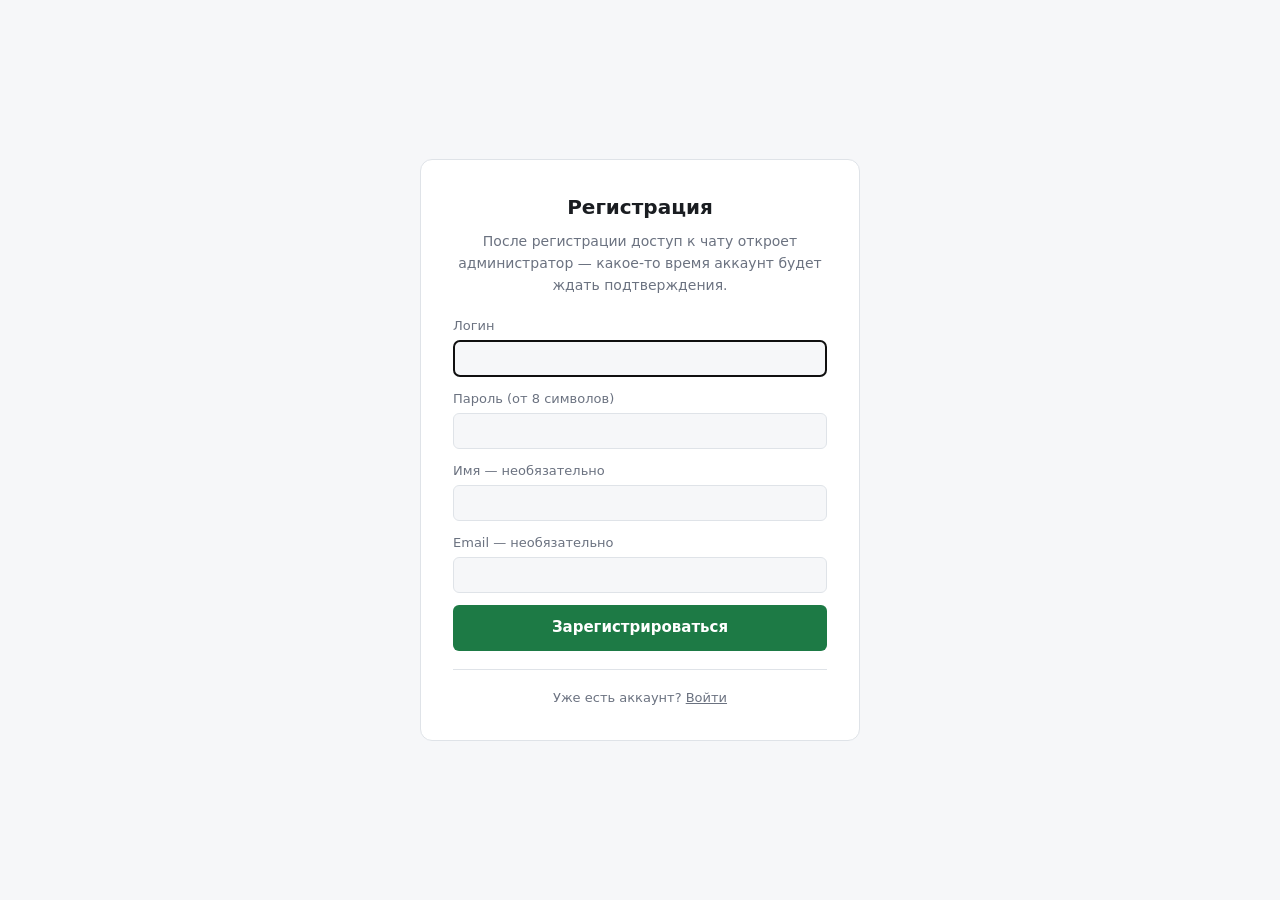
<file: static/register.html>
<!DOCTYPE html>
<html lang="ru">
<head>
<meta charset="utf-8">
<meta name="viewport" content="width=device-width, initial-scale=1">
<title>Регистрация — LLM чат</title>
<link rel="stylesheet" href="/static/style.css">
</head>
<body>
<div class="center">
  <div class="card">
    <h1>Регистрация</h1>
    <p>После регистрации доступ к чату откроет администратор — какое-то время аккаунт будет ждать подтверждения.</p>

    <div class="formerror" id="err" hidden></div>

    <form id="form">
      <label><span>Логин</span><input type="text" id="login" autocomplete="username" autofocus required></label>
      <label><span>Пароль (от 8 символов)</span><input type="password" id="password" autocomplete="new-password" required></label>
      <label><span>Имя — необязательно</span><input type="text" id="name" autocomplete="name"></label>
      <label><span>Email — необязательно</span><input type="text" id="email" autocomplete="email"></label>
      <button type="submit" id="submit">Зарегистрироваться</button>
    </form>

    <div class="alt">Уже есть аккаунт? <a href="/login">Войти</a></div>
  </div>
</div>

<script>
const $ = id => document.getElementById(id);

function fail(text) {
  $("err").textContent = text;
  $("err").hidden = false;
}

$("form").addEventListener("submit", async e => {
  e.preventDefault();
  $("err").hidden = true;
  $("submit").disabled = true;
  try {
    const res = await fetch("/api/auth/register", {
      method: "POST",
      headers: { "Content-Type": "application/json" },
      body: JSON.stringify({
        login: $("login").value,
        password: $("password").value,
        name: $("name").value,
        email: $("email").value,
      }),
    });
    const body = await res.json().catch(() => ({}));
    if (!res.ok) { fail(body.detail || `Ошибка ${res.status}`); return; }
    location.href = body.redirect || "/pending";
  } catch (err) {
    fail("Сбой сети: " + err.message);
  } finally {
    $("submit").disabled = false;
  }
});
</script>
</body>
</html>
</file>
<file: static/style.css>
:root {
  --bg: #f6f7f9; --panel: #ffffff; --border: #dfe3e8; --text: #1a1d21;
  --muted: #6b7280; --accent: #16a34a; --accent-text: #052e14;
  /* Кнопки приглушённее значков: крупная заливка не должна бить в глаза. */
  --btn: #1d7a45; --btn-text: #ffffff;
  --user: #eef2ff; --warn: #b45309; --warn-soft: #fef3c7;
  --danger: #b91c1c; --danger-soft: #fee2e2;
  --mono: ui-monospace, SFMono-Regular, Menlo, monospace;
}
@media (prefers-color-scheme: dark) {
  :root {
    --bg: #14161a; --panel: #1c1f24; --border: #2c3138; --text: #e6e8ea;
    --muted: #9aa3ad; --accent: #4ade80; --accent-text: #052e14;
    --btn: #2f6a4a; --btn-text: #e8f4ec;
    --user: #1e2533; --warn: #fbbf24; --warn-soft: #2c2313;
    --danger: #f87171; --danger-soft: #2a1616;
  }
}
* { box-sizing: border-box; }
[hidden] { display: none !important; }
body {
  margin: 0; background: var(--bg); color: var(--text);
  font: 15px/1.55 system-ui, -apple-system, "Segoe UI", Roboto, sans-serif;
}
a { color: inherit; }

/* ---------- элементы форм ---------- */
fieldset { border: 1px solid var(--border); border-radius: 8px; padding: 12px; margin: 0 0 14px; }
legend { font-size: 12px; color: var(--muted); text-transform: uppercase; letter-spacing: .04em; padding: 0 6px; }
label { display: block; font-size: 13px; margin-bottom: 10px; }
label span { display: block; color: var(--muted); margin-bottom: 4px; }
label:last-child { margin-bottom: 0; }
select, textarea,
input:not([type=checkbox]):not([type=radio]):not([type=submit]) {
  width: 100%; padding: 7px 9px; border: 1px solid var(--border); border-radius: 6px;
  background: var(--bg); color: var(--text); font: inherit; font-size: 13px;
}
textarea { font-family: var(--mono); font-size: 12px; resize: vertical; min-height: 90px; }
.row { display: flex; gap: 10px; }
.row label { flex: 1; }
.check { display: flex; align-items: center; gap: 8px; font-size: 13px; }
.check input { margin: 0; }
.hint { color: var(--muted); font-size: 12px; margin-top: 6px; }

button, .btn {
  display: inline-block; padding: 8px 18px; border: 0; border-radius: 6px;
  background: var(--btn); color: var(--btn-text);
  font: inherit; font-weight: 600; cursor: pointer; white-space: nowrap; text-decoration: none;
}
button:disabled { opacity: .5; cursor: default; }
button.ghost, .btn.ghost {
  background: transparent; color: var(--muted); border: 1px solid var(--border); font-weight: 400;
}
button.danger { background: var(--danger-soft); color: var(--danger); font-weight: 500; }
button.small, .btn.small { padding: 5px 12px; font-size: 13px; }

/* ---------- шапка ---------- */
header.bar {
  display: flex; align-items: center; gap: 14px;
  padding: 10px 18px; background: var(--panel); border-bottom: 1px solid var(--border);
  font-size: 13px;
}
header.bar .grow { flex: 1; }
header.bar .who { color: var(--muted); }
header.bar .who b { color: var(--text); font-weight: 600; }
.badge {
  padding: 2px 8px; border-radius: 999px; font-size: 11px; font-weight: 600;
  background: var(--accent); color: var(--accent-text);
}

/* ---------- карточка по центру (вход, ожидание) ---------- */
.center { min-height: 100vh; display: grid; place-items: center; padding: 24px; }
.card {
  background: var(--panel); border: 1px solid var(--border); border-radius: 12px;
  padding: 32px; max-width: 440px; width: 100%; text-align: center;
}
.card h1 { font-size: 20px; margin: 0 0 8px; }
.card p { color: var(--muted); font-size: 14px; margin: 0 0 20px; }
.card .btn { width: 100%; padding: 12px; }
.notice {
  margin-top: 18px; padding: 10px 12px; border-radius: 8px; font-size: 13px;
  background: var(--warn-soft); color: var(--warn); text-align: left;
}

/* ---------- чат ---------- */
/* Раскладка чата: страница ровно в окно, прокручивается только лента сообщений.
   Высота шапки не зашита числом — она может стать выше, если ссылки перенесутся. */
body.chat { display: flex; flex-direction: column; height: 100dvh; overflow: hidden; }
body.chat .app { flex: 1 1 auto; min-height: 0; }
.app { display: grid; grid-template-columns: 52px 320px 1fr; }
/* Свёрнутое состояние: остаётся только полоса иконок. */
.app.rail-only { grid-template-columns: 52px 1fr; }
.app.rail-only .panel { display: none; }
/* min-height: 0 обязателен: без него grid-элемент не может стать меньше
   содержимого, растёт под длинный чат и выталкивает поле ввода за экран. */
.app > nav, .app > aside, .app > main { min-height: 0; }
@media (max-width: 860px) {
  .app, .app.rail-only { grid-template-columns: 1fr; height: auto; }
  body.chat { height: auto; overflow: visible; }
  /* На узком экране полоса иконок ложится горизонтально над содержимым. */
  .rail { flex-direction: row; border-right: 0; border-bottom: 1px solid var(--border); }
  .railbtn.on { box-shadow: inset 0 2px 0 var(--btn); }
  .panel { border-right: 0; border-bottom: 1px solid var(--border); max-height: 50vh; }
}
aside { background: var(--panel); border-right: 1px solid var(--border); padding: 20px; overflow-y: auto; }
aside h1 { font-size: 16px; margin: 0 0 4px; }
aside .sub { color: var(--muted); font-size: 13px; margin-bottom: 20px; }
main { display: flex; flex-direction: column; min-width: 0; height: 100%; }
@media (max-width: 860px) { main { height: 80vh; } }
#log { flex: 1 1 auto; min-height: 0; overflow-y: auto; padding: 24px; display: flex; flex-direction: column; gap: 16px; }
.msg { max-width: 780px; }
.msg .who { font-size: 12px; color: var(--muted); margin-bottom: 4px; }
.msg .body {
  background: var(--panel); border: 1px solid var(--border); border-radius: 10px;
  padding: 12px 14px; white-space: pre-wrap; word-wrap: break-word;
}
.msg.user .body { background: var(--user); }
details { margin-top: 8px; }
details summary { cursor: pointer; font-size: 12px; color: var(--muted); }
details pre {
  margin: 8px 0 0; padding: 10px; background: var(--bg); border: 1px solid var(--border);
  border-radius: 6px; font-family: var(--mono); font-size: 12px; white-space: pre-wrap; color: var(--muted);
}
.stats { margin-top: 8px; font-family: var(--mono); font-size: 12px; color: var(--muted); display: flex; flex-wrap: wrap; gap: 12px; }
.stats b { font-weight: 600; color: var(--text); }
.truncated { margin-top: 8px; padding: 8px 10px; border-radius: 6px; background: var(--warn-soft); color: var(--warn); font-size: 13px; }
.error { border-color: var(--warn); color: var(--warn); }
.empty { color: var(--muted); text-align: center; margin-top: 40px; font-size: 14px; }
form.composer { border-top: 1px solid var(--border); background: var(--panel); padding: 14px 24px; display: flex; gap: 10px; }
#prompt { flex: 1; min-height: 44px; max-height: 180px; font-family: inherit; font-size: 14px; }
.cursor::after { content: "▌"; color: var(--accent); animation: blink 1s steps(2) infinite; }
@keyframes blink { 50% { opacity: 0; } }

/* ---------- админка ---------- */
.wrap { max-width: 1000px; margin: 0 auto; padding: 28px 20px; }
.wrap h1 { font-size: 20px; margin: 0 0 4px; }
.wrap .sub { color: var(--muted); font-size: 14px; margin-bottom: 24px; }
table { width: 100%; border-collapse: collapse; background: var(--panel); border: 1px solid var(--border); border-radius: 10px; overflow: hidden; }
th, td { padding: 11px 14px; text-align: left; border-bottom: 1px solid var(--border); font-size: 14px; }
th { font-size: 12px; color: var(--muted); text-transform: uppercase; letter-spacing: .04em; font-weight: 500; }
tr:last-child td { border-bottom: 0; }
td.actions { text-align: right; white-space: nowrap; }
td.actions button { margin-left: 6px; }
.status { font-size: 12px; font-weight: 600; padding: 3px 9px; border-radius: 999px; }
.status.pending { background: var(--warn-soft); color: var(--warn); }
.status.approved { background: var(--accent); color: var(--accent-text); }
.status.blocked { background: var(--danger-soft); color: var(--danger); }
.mono { font-family: var(--mono); font-size: 12px; color: var(--muted); }
.you { font-size: 11px; color: var(--muted); }

/* ---------- формы входа и регистрации ---------- */
.card form { text-align: left; margin-bottom: 16px; }
.card form label { margin-bottom: 12px; }
.card form input { padding: 9px 11px; font-size: 14px; }
.card button[type=submit] { width: 100%; padding: 11px; }
.card .alt {
  margin-top: 18px; padding-top: 18px; border-top: 1px solid var(--border);
  font-size: 13px; color: var(--muted);
}
.card .alt .btn { width: 100%; margin-top: 10px; }
.formerror {
  margin-bottom: 14px; padding: 9px 11px; border-radius: 6px; font-size: 13px;
  background: var(--danger-soft); color: var(--danger); text-align: left;
}

/* ---------- режим сравнения способов рассуждения ---------- */
.wrap.wide { max-width: 1100px; }
.setup { background: var(--panel); border: 1px solid var(--border); border-radius: 10px; padding: 18px; margin-bottom: 22px; }
.setup textarea { min-height: 96px; font-family: inherit; font-size: 14px; }
.setup .go { display: flex; gap: 12px; align-items: flex-end; }
.setup .go label { flex: 0 0 160px; margin: 0; }
.setup .go button { flex: 0 0 auto; padding: 10px 24px; }
.progress { margin-left: auto; font-size: 13px; color: var(--muted); font-family: var(--mono); }

.method { background: var(--panel); border: 1px solid var(--border); border-radius: 10px; padding: 16px 18px; margin-bottom: 14px; }
.method.correct { border-left: 3px solid var(--accent); }
.method.wrong { border-left: 3px solid var(--danger); }
.method h3 { margin: 0 0 2px; font-size: 15px; display: flex; align-items: center; gap: 10px; }
.method .note { color: var(--muted); font-size: 13px; margin-bottom: 12px; }
.verdict { font-size: 11px; font-weight: 700; padding: 3px 9px; border-radius: 999px; }
.verdict.ok { background: var(--accent); color: var(--accent-text); }
.verdict.no { background: var(--danger-soft); color: var(--danger); }
.verdict.na { background: var(--border); color: var(--muted); }
.short { font-size: 15px; padding: 10px 12px; background: var(--bg); border: 1px solid var(--border); border-radius: 8px; margin-bottom: 10px; }
.short b { font-family: var(--mono); }
.method .stats { margin-top: 4px; }
.waiting { color: var(--muted); font-size: 14px; padding: 14px 0; }
.summary { margin-top: 26px; }
.summary h2 { font-size: 16px; margin: 0 0 12px; }

/* ---------- режим сравнения температур ---------- */
.tcard { background: var(--panel); border: 1px solid var(--border); border-radius: 10px; padding: 16px 18px; margin-bottom: 14px; }
.tcard h3 { margin: 0 0 12px; font-size: 15px; font-family: var(--mono); }
.tcard h3 .tag { font-family: system-ui, sans-serif; font-size: 12px; color: var(--muted); font-weight: 400; margin-left: 8px; }
.sample { padding: 10px 12px; background: var(--bg); border: 1px solid var(--border); border-radius: 8px; margin-bottom: 8px; font-size: 14px; white-space: pre-wrap; }
.sample .n { display: block; font-size: 11px; color: var(--muted); font-family: var(--mono); margin-bottom: 4px; }
.sample.ok { border-left: 3px solid var(--accent); }
.sample.no { border-left: 3px solid var(--danger); }
.bar { height: 6px; background: var(--border); border-radius: 3px; overflow: hidden; min-width: 60px; }
.bar > i { display: block; height: 100%; background: var(--accent); }
.guide { background: var(--panel); border: 1px solid var(--border); border-radius: 10px; padding: 18px; margin-top: 22px; }
.guide h2 { font-size: 16px; margin: 0 0 12px; }
.guide dt { font-family: var(--mono); font-weight: 600; margin-top: 12px; }
.guide dt:first-of-type { margin-top: 0; }
.guide dd { margin: 4px 0 0; color: var(--muted); font-size: 14px; }

/* ---------- режим сравнения моделей ---------- */
.cfg { display: flex; gap: 10px; align-items: center; margin-bottom: 8px; }
.cfg select { flex: 1 1 220px; }
.cfg .price { flex: 0 0 110px; }
.cfg .chk { flex: 0 0 auto; display: flex; align-items: center; gap: 6px; font-size: 13px; white-space: nowrap; }
.cfg .drop { flex: 0 0 auto; padding: 6px 10px; font-size: 16px; line-height: 1; background: transparent; color: var(--muted); border: 1px solid var(--border); font-weight: 400; }
.cfghead { display: flex; gap: 10px; font-size: 11px; color: var(--muted); text-transform: uppercase; letter-spacing: .04em; margin-bottom: 6px; }
.cfghead .a { flex: 1 1 220px; } .cfghead .b { flex: 0 0 110px; } .cfghead .c { flex: 0 0 130px; }
.mcard { background: var(--panel); border: 1px solid var(--border); border-radius: 10px; padding: 16px 18px; margin-bottom: 14px; }
.mcard h3 { margin: 0 0 10px; font-size: 15px; font-family: var(--mono); }
.mcard .answer { white-space: pre-wrap; font-size: 14px; padding: 12px; background: var(--bg); border: 1px solid var(--border); border-radius: 8px; }
.links { font-size: 13px; color: var(--muted); }
.links a { color: var(--text); }

/* ---------- разметка markdown в ответах ---------- */
.md { white-space: normal; }
.md > :first-child { margin-top: 0; }
.md > :last-child { margin-bottom: 0; }
.md p { margin: 0 0 10px; }
.md h3, .md h4, .md h5, .md h6 { margin: 16px 0 8px; font-size: 15px; font-weight: 600; }
.md h3 { font-size: 16px; }
.md ul, .md ol { margin: 0 0 10px; padding-left: 22px; }
.md li { margin-bottom: 4px; }
.md code { font-family: var(--mono); font-size: .92em; background: var(--bg); border: 1px solid var(--border); border-radius: 4px; padding: 1px 5px; }
.md pre.code { margin: 0 0 10px; padding: 10px 12px; background: var(--bg); border: 1px solid var(--border); border-radius: 6px; font-family: var(--mono); font-size: 12px; white-space: pre; overflow-x: auto; }
.md blockquote { margin: 0 0 10px; padding: 6px 12px; border-left: 3px solid var(--border); color: var(--muted); }
.md table { margin: 0 0 10px; font-size: 13px; display: block; overflow-x: auto; }
.md th, .md td { padding: 7px 10px; }
.md hr { border: 0; border-top: 1px solid var(--border); margin: 14px 0; }
.md a { color: var(--accent); }

/* ---------- список диалогов ---------- */
/* Прокручивается только список диалогов: настройки внизу должны быть видны всегда. */
/* ---------- полоса вкладок и раскрывающаяся панель ---------- */
.rail {
  background: var(--panel); border-right: 1px solid var(--border);
  display: flex; flex-direction: column; align-items: center;
  gap: 6px; padding: 8px 0; overflow-y: auto;
}
.railbtn {
  flex: 0 0 auto; width: 36px; height: 36px; padding: 0; border: 0;
  display: grid; place-items: center; border-radius: 8px;
  background: transparent; color: var(--muted); cursor: pointer; font-weight: 400;
}
.railbtn:hover { background: var(--bg); color: var(--text); }
.railbtn.on { background: var(--bg); color: var(--text); box-shadow: inset 2px 0 0 var(--btn); }
.railbtn svg { width: 18px; height: 18px; }

.panel {
  background: var(--panel); border-right: 1px solid var(--border);
  display: flex; flex-direction: column; min-height: 0; overflow: hidden;
}
.tab { display: none; flex-direction: column; min-height: 0; height: 100%; }
.tab.on { display: flex; }
.tabhead {
  flex: 0 0 auto; padding: 11px 18px; border-bottom: 1px solid var(--border);
  font-size: 12px; text-transform: uppercase; letter-spacing: .04em; color: var(--muted);
  display: flex; align-items: center; gap: 8px;
}
.tabhead .grow { flex: 1; }
.tabhead button {
  padding: 2px 8px; font-size: 15px; line-height: 1; background: transparent;
  color: var(--muted); border: 0; font-weight: 400;
}
.tabhead button:hover { color: var(--text); }
/* Содержимое вкладки прокручивается внутри себя, наружу панель не растёт. */
.tabbody { flex: 1 1 auto; min-height: 0; overflow-y: auto; padding: 16px 18px; }
/* У диалогов прокручивается список, а кнопка остаётся на месте. */
.tab[data-tab="dialogs"] .tabbody { display: flex; flex-direction: column; overflow: hidden; }
.tabbody fieldset:last-of-type { margin-bottom: 0; }
.newconv { width: 100%; margin-bottom: 12px; }
.convlist { flex: 1 1 auto; overflow-y: auto; margin: 0 -8px 14px; min-height: 60px; }
.conv {
  display: flex; align-items: center; gap: 14px; padding: 8px 10px; margin-bottom: 2px;
  border-radius: 6px; cursor: pointer; font-size: 13px; color: var(--muted);
}
.conv:hover { background: var(--bg); }
.conv.active { background: var(--bg); color: var(--text); font-weight: 600; }
.conv .name { flex: 1 1 0; min-width: 0; overflow: hidden; text-overflow: ellipsis; white-space: nowrap; }
.conv .count { flex: 0 0 auto; font-family: var(--mono); font-size: 11px; opacity: .7; }
.conv .kill {
  flex: 0 0 auto; border: 0; background: transparent; color: var(--muted);
  font-size: 15px; line-height: 1; padding: 2px 4px; opacity: 0; font-weight: 400;
}
.conv:hover .kill, .conv.active .kill { opacity: 1; }
.conv .kill:hover { color: var(--danger); }
.convempty { color: var(--muted); font-size: 13px; padding: 10px; }

/* Диалоги сгруппированы по проектам: заголовок группы раскрывает список. */
.group { margin-bottom: 6px; }
.grouphead {
  display: flex; align-items: center; gap: 10px; padding: 7px 10px; border-radius: 6px;
  cursor: pointer; font-size: 13px; color: var(--text);
}
.grouphead:hover { background: var(--bg); }
.grouphead .caret { flex: 0 0 auto; width: 9px; font-size: 10px; color: var(--muted); }
.grouphead .name {
  flex: 1 1 0; min-width: 0; overflow: hidden; text-overflow: ellipsis;
  white-space: nowrap; font-weight: 600;
}
.grouphead .count { flex: 0 0 auto; font-family: var(--mono); font-size: 11px; color: var(--muted); }
.grouphead .kill {
  flex: 0 0 auto; border: 0; background: transparent; color: var(--muted);
  font-size: 15px; line-height: 1; padding: 2px 4px; opacity: 0; font-weight: 400;
}
.grouphead:hover .kill { opacity: 1; }
.grouphead .kill:hover { color: var(--danger); }
.group .conv { margin-left: 18px; }
.grouphead .projname { flex: 1 1 0; min-width: 0; padding: 3px 6px; font-size: 13px; }
.addconv {
  margin: 2px 0 0 28px; padding: 2px 6px; border: 0; background: transparent;
  color: var(--muted); font-size: 12px; font-weight: 400; cursor: pointer;
}
.addconv:hover { color: var(--text); background: transparent; }

/* Накопленные факты проекта: каждый можно убрать по отдельности. */
/* ---------- состояние задачи ---------- */
/* Цепочка идёт столбиком: в панели шириной 320px строка из четырёх этапов
   со стрелками рвётся по словам и читается хуже списка. */
.stages { display: flex; flex-direction: column; gap: 3px; margin-bottom: 12px; }
.stage {
  display: flex; align-items: center; gap: 8px; font-size: 12.5px; color: var(--muted);
  padding: 2px 0;
}
.stage .dot {
  width: 9px; height: 9px; border-radius: 50%; border: 1px solid var(--border);
  flex: 0 0 auto;
}
.stage.done .dot { background: var(--border); }
.stage.on { color: var(--text); font-weight: 600; }
.stage.on .dot { background: var(--accent); border-color: var(--accent); }
.stage.done .name { text-decoration: line-through; opacity: .75; }
.stagebtns { display: flex; gap: 6px; flex-wrap: wrap; }
.stagebtns button { flex: 1 1 auto; }
.taskbadge {
  flex: 0 0 auto; font-size: 12px; color: var(--muted); font-family: var(--mono);
  border: 1px solid var(--border); border-radius: 6px; padding: 3px 8px;
}
.taskbadge.paused { color: var(--danger); border-color: var(--danger); }
.events { display: flex; flex-direction: column; gap: 4px; font-size: 12px; }
.event { display: flex; gap: 8px; color: var(--muted); }
.event .when { flex: 0 0 auto; font-family: var(--mono); opacity: .7; }
.event .what { flex: 1 1 0; min-width: 0; overflow-wrap: anywhere; }
.event.model .what { color: var(--text); }

/* Отметка о смене этапа внутри переписки. */
.stagechange {
  margin: 10px auto; padding: 4px 12px; border-radius: 12px; width: fit-content;
  font-size: 12px; color: var(--muted); border: 1px dashed var(--border);
}

/* ---------- условия перехода ---------- */
.guards { display: flex; flex-direction: column; gap: 4px; margin: 0 0 12px; }
.guard {
  display: flex; align-items: center; gap: 8px; font-size: 12.5px;
  color: var(--muted); margin: 0; cursor: pointer;
}
.guard input { margin: 0; }
.guard.met { color: var(--text); }
/* Условие следующего этапа — то, чего ждут прямо сейчас. */
.guard.next .guardlabel { font-weight: 600; }
.guard .guardopens { margin-left: auto; font-family: var(--mono); font-size: 11px; opacity: .7; }

/* ---------- инварианты ---------- */
.inv { border: 1px solid var(--border); border-radius: 8px; padding: 8px 10px; margin-bottom: 8px; }
.inv.off { opacity: .55; }
.invhead { display: flex; align-items: center; gap: 8px; margin-bottom: 6px; }
.invhead select { flex: 1 1 auto; min-width: 0; padding: 3px 6px; font-size: 12px; }
.invhead .check { margin: 0; font-size: 12px; gap: 4px; }
.invhead .kill {
  flex: 0 0 auto; border: 0; background: transparent; color: var(--muted);
  font-size: 15px; line-height: 1; padding: 0 2px; font-weight: 400;
}
.invhead .kill:hover { color: var(--danger); }
.invcode { flex: 0 0 auto; font-family: var(--mono); font-size: 12px; white-space: nowrap; }
.inv .invrule { min-height: 52px; font-family: inherit; font-size: 13px; }
.inv .invwhy { margin-top: 6px; font-size: 12px; }
/* Нарушение инварианта — единственная красная заметка под ответом. */
.hint.violation { color: var(--danger); font-weight: 600; }
.msg .who .rejected {
  margin-left: 8px; font-size: 11px; font-weight: 400; color: var(--danger);
  border: 1px solid var(--danger); border-radius: 5px; padding: 1px 6px;
}

/* ---------- автопилот ---------- */
/* Реплики, написанные моделью за пользователя, не должны выглядеть как
   настоящие: решения в них придуманы. */
.msg.simulated .who { color: var(--accent); }
.msg.simulated .body { border-style: dashed; opacity: .92; }
.autopilotnote {
  margin: 10px 0 4px; padding: 8px 12px; border-radius: 8px; font-size: 13px;
  border: 1px solid var(--border); background: var(--panel); color: var(--text);
}
#send.stop { background: var(--danger); border-color: var(--danger); }

/* Ответ в формате json_object: показываем разбором, а не абзацем. */
.jsonanswer {
  margin: 0; padding: 10px 12px; border-radius: 8px; background: var(--bg);
  border: 1px solid var(--border); font-family: var(--mono); font-size: 12.5px;
  white-space: pre-wrap; overflow-wrap: anywhere;
}

.facts { margin-top: 8px; }
.fact {
  display: flex; align-items: baseline; gap: 8px; font-size: 12px;
  padding: 3px 0; border-top: 1px solid var(--border);
}
.fact .key { flex: 0 0 auto; font-family: var(--mono); color: var(--text); }
.fact .val { flex: 1 1 0; min-width: 0; color: var(--muted); overflow-wrap: anywhere; }
.fact .kill {
  flex: 0 0 auto; border: 0; background: transparent; color: var(--muted);
  font-size: 14px; line-height: 1; padding: 0 2px; font-weight: 400;
}
.fact .kill:hover { color: var(--danger); }
.convtitle { display: flex; align-items: center; gap: 10px; padding: 10px 24px; border-bottom: 1px solid var(--border); background: var(--panel); }
.convtitle b { font-size: 14px; }
.convtitle input { flex: 1; max-width: 420px; }

/* ---------- разбор расхода токенов ---------- */
.tokhead { display: flex; gap: 12px; align-items: flex-end; margin-bottom: 20px; }
.tokhead label { flex: 1; max-width: 460px; margin: 0; }
.cards { display: grid; grid-template-columns: repeat(auto-fit, minmax(150px, 1fr)); gap: 12px; margin-bottom: 24px; }
.card-stat { background: var(--panel); border: 1px solid var(--border); border-radius: 10px; padding: 14px 16px; }
.card-stat .v { font-size: 22px; font-weight: 600; font-family: var(--mono); }
.card-stat .k { font-size: 12px; color: var(--muted); margin-top: 2px; }
.growth { background: var(--panel); border: 1px solid var(--border); border-radius: 10px; padding: 18px; margin-bottom: 22px; }
.growth h2 { font-size: 15px; margin: 0 0 4px; }
.growth .sub { font-size: 13px; margin-bottom: 16px; }
.gbar { display: flex; align-items: center; gap: 10px; margin-bottom: 6px; font-size: 12px; font-family: var(--mono); }
.gbar .n { flex: 0 0 28px; color: var(--muted); text-align: right; }
.gbar .track { flex: 1; height: 18px; background: var(--bg); border-radius: 4px; overflow: hidden; display: flex; }
.gbar .in { background: var(--btn); height: 100%; }
.gbar .out { background: var(--warn); height: 100%; opacity: .75; }
.gbar .val { flex: 0 0 130px; color: var(--muted); }
.legend { display: flex; gap: 16px; font-size: 12px; color: var(--muted); margin-top: 12px; }
.legend i { display: inline-block; width: 10px; height: 10px; border-radius: 2px; margin-right: 5px; vertical-align: middle; }
.gauge { height: 10px; background: var(--bg); border: 1px solid var(--border); border-radius: 5px; overflow: hidden; margin: 8px 0 6px; }
.gauge > i { display: block; height: 100%; background: var(--btn); }

/* Поле с кнопкой справа: выпадающий список моделей и кнопка обновления. */
.withbtn { display: flex; gap: 6px; align-items: stretch; }
.withbtn select { flex: 1 1 auto; min-width: 0; }
.withbtn button { flex: 0 0 auto; padding: 0 10px; font-size: 15px; line-height: 1; }

/* ---------- вкладка MCP ---------- */
.mcp {
  border: 1px solid var(--border);
  border-radius: 8px;
  padding: 10px 12px;
  margin-bottom: 10px;
}
.mcp.off { opacity: .6; }
.mcphead { display: flex; align-items: center; gap: 8px; }
.mcptitle { font-size: 13px; }
.mcpurl {
  font-family: ui-monospace, SFMono-Regular, Menlo, monospace;
  font-size: 11px;
  color: var(--muted);
  word-break: break-all;
  margin: 4px 0 6px;
}
.mcp .hint { margin: 0; }
.mcptools { margin-top: 8px; font-size: 12px; }
.mcptools summary { cursor: pointer; color: var(--muted); }
.mcptool { margin: 6px 0 0 8px; line-height: 1.4; }
.mcptool b { font-family: ui-monospace, SFMono-Regular, Menlo, monospace; font-size: 11px; }
.mcpactions { display: flex; gap: 8px; margin-top: 10px; }

/* ---------- вкладка «Расписание» ---------- */
.job {
  border: 1px solid var(--border);
  border-radius: 8px;
  padding: 10px 12px;
  margin-bottom: 10px;
}
.job.off { opacity: .6; }
.jobhead { display: flex; align-items: center; gap: 8px; }
.jobtitle { font-size: 13px; }
.jobkind {
  font-size: 11px; color: var(--muted);
  border: 1px solid var(--border); border-radius: 999px; padding: 1px 8px;
}
.job .hint { margin: 4px 0 0; }
.jobprompt {
  margin-top: 6px; font-size: 12px; line-height: 1.4;
  color: var(--muted); white-space: pre-wrap;
}
.jobanswer { margin-top: 8px; font-size: 12px; }
.jobanswer summary { cursor: pointer; color: var(--muted); }
.jobanswer div { margin-top: 6px; white-space: pre-wrap; line-height: 1.4; }
.jobactions { display: flex; gap: 8px; margin-top: 10px; }

/* ---------- вкладка «Файлы» ---------- */
.file {
  border: 1px solid var(--border);
  border-radius: 8px;
  padding: 10px 12px;
  margin-bottom: 10px;
}
.filehead { display: flex; align-items: baseline; gap: 8px; }
.filename {
  font-family: ui-monospace, SFMono-Regular, Menlo, monospace;
  font-size: 12px;
  word-break: break-all;
}
.filesize { font-size: 11px; color: var(--muted); white-space: nowrap; }
.file .hint { margin: 4px 0 0; }
.fileactions { display: flex; gap: 8px; margin-top: 10px; align-items: center; }

/* ---------- вкладка «Документы» ---------- */
.rag {
  border: 1px solid var(--border);
  border-radius: 8px;
  padding: 10px 12px;
  margin-bottom: 10px;
}
.rag.off { opacity: .65; }
.raghead { display: flex; align-items: center; gap: 8px; }
.ragtitle { font-size: 13px; }
.rag .hint { margin: 4px 0 0; }
.ragsettings {
  margin-top: 4px; font-size: 11px; color: var(--muted);
  font-family: ui-monospace, SFMono-Regular, Menlo, monospace;
}
.ragactions { display: flex; gap: 8px; margin-top: 10px; }
input[type="file"] { font-size: 12px; padding: 6px 0; border: 0; }
</file>
